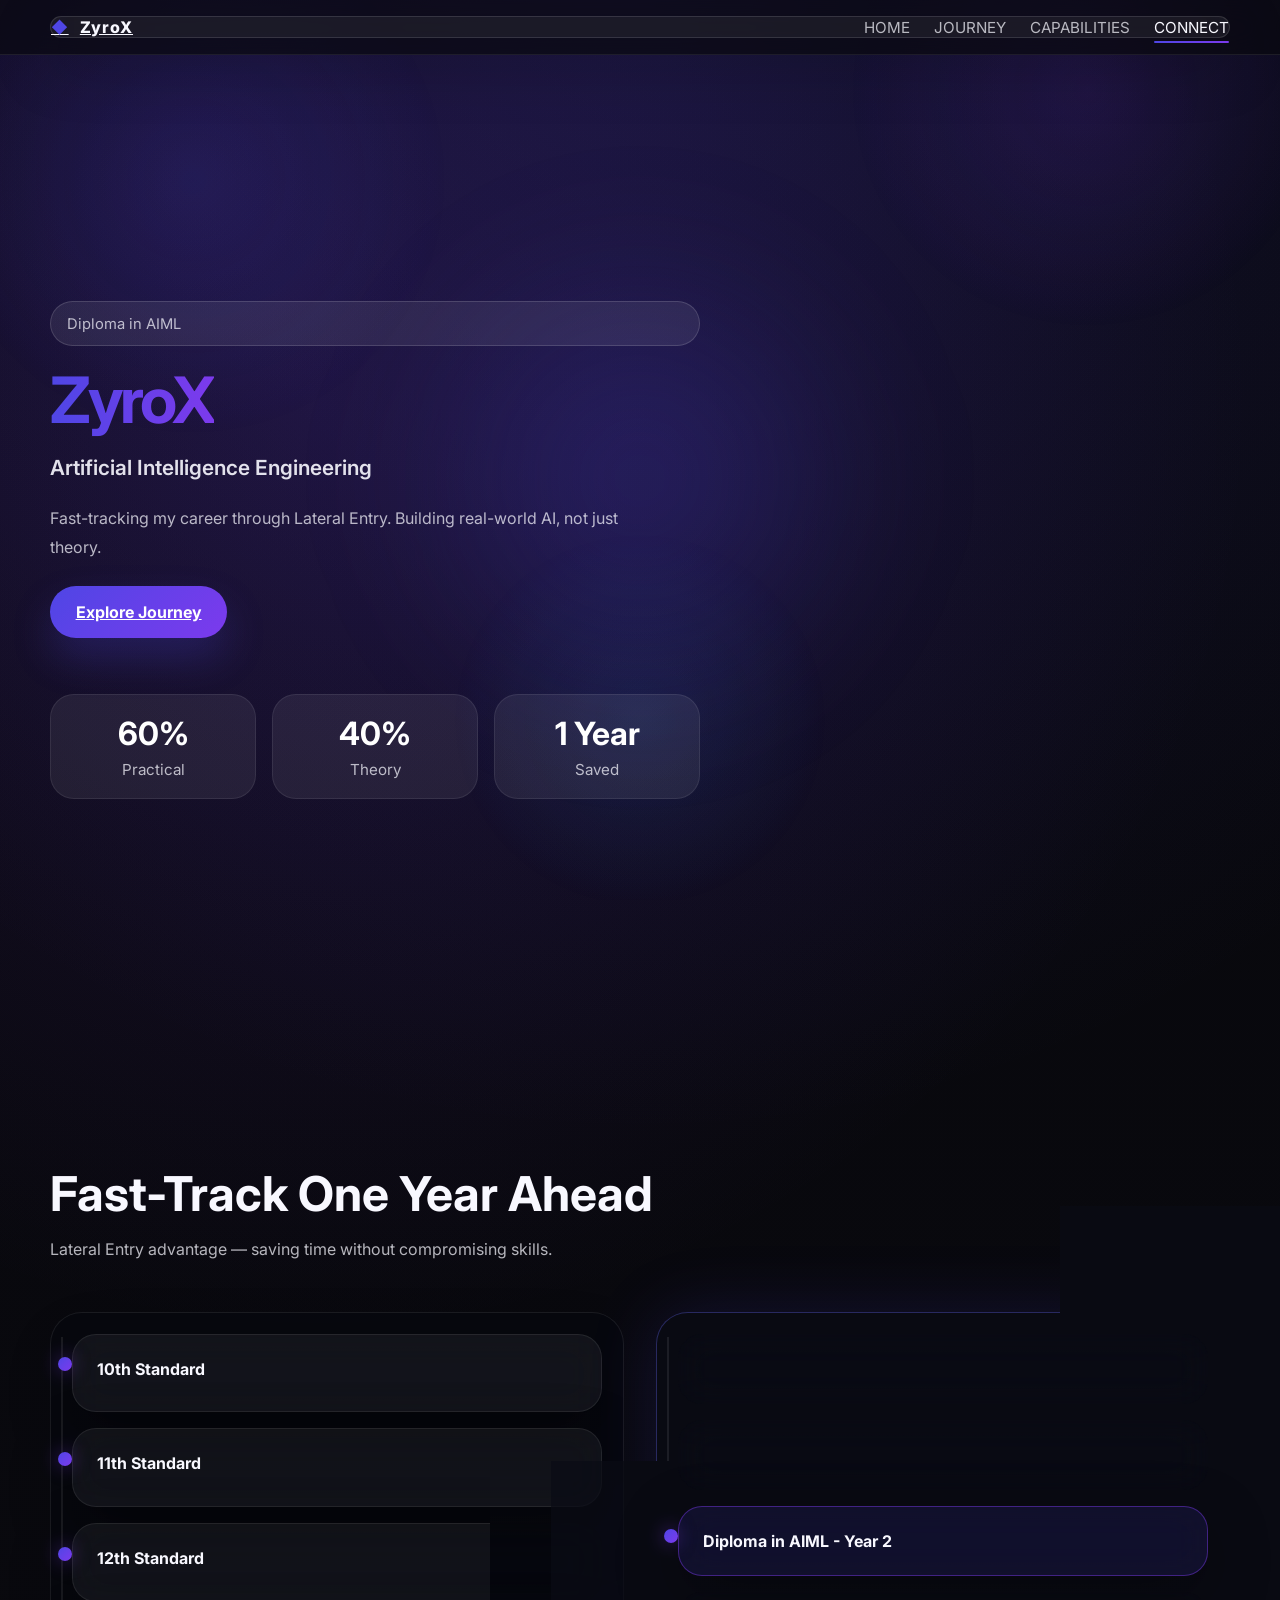
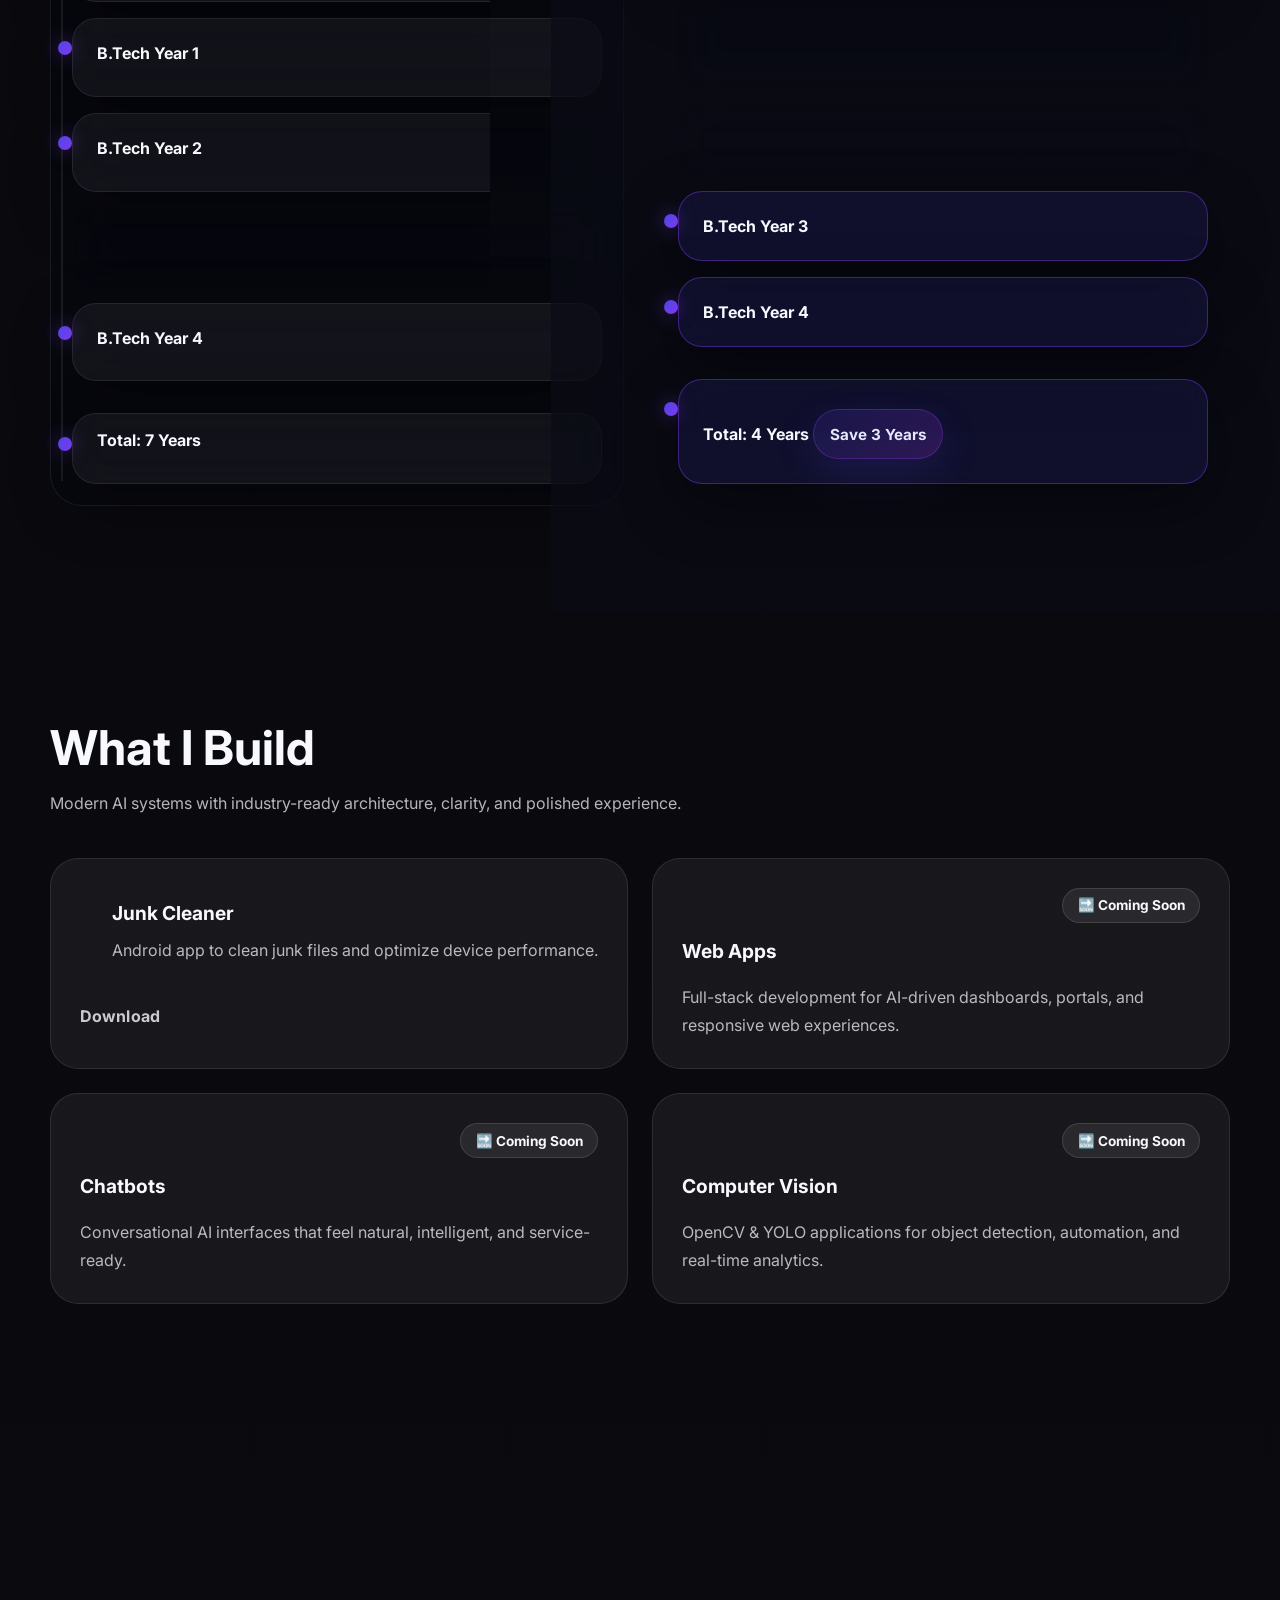
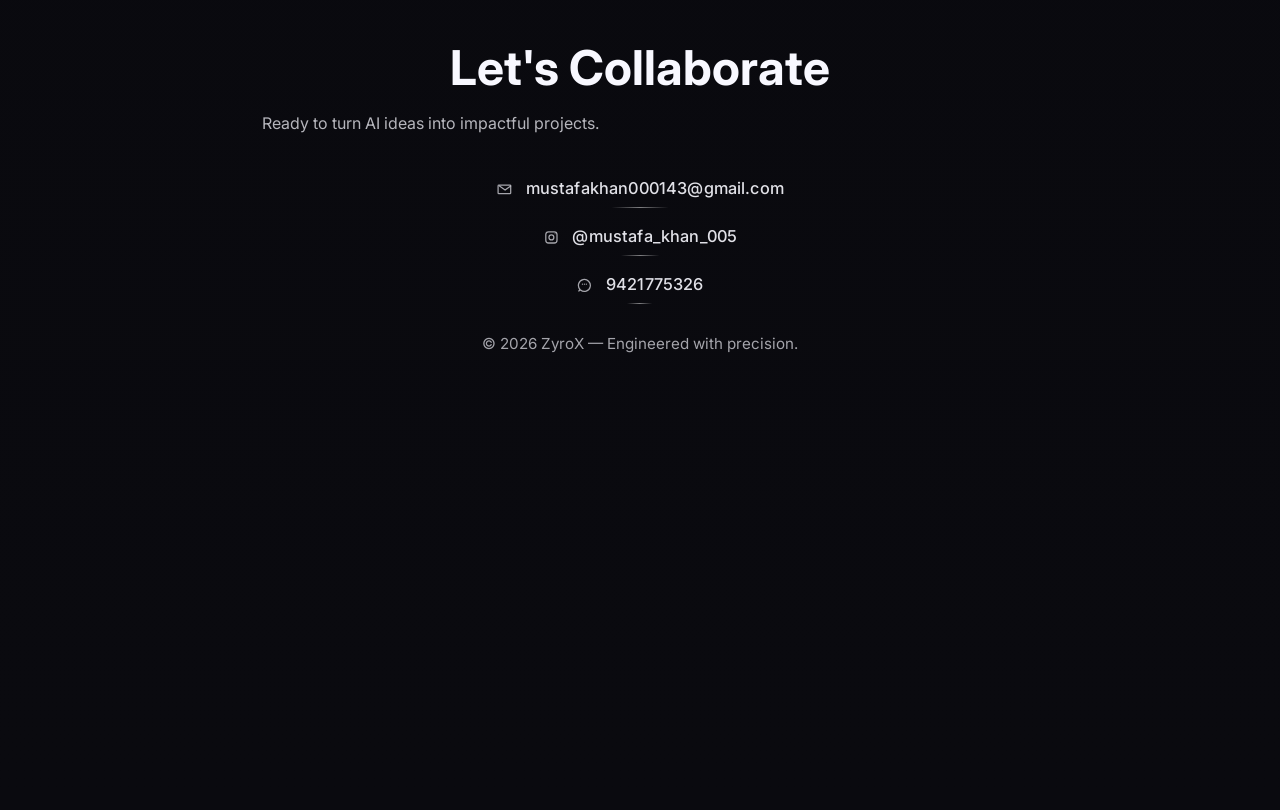
<file: index.html>
<!DOCTYPE html>
<html lang="en">
<head>
  <meta charset="UTF-8" />
  <meta name="viewport" content="width=device-width, initial-scale=1.0" />
  <title>ZyroX — AI Engineering Portfolio</title>
  <link rel="preconnect" href="https://fonts.googleapis.com" />
  <link rel="preconnect" href="https://fonts.gstatic.com" crossorigin />
  <link href="https://fonts.googleapis.com/css2?family=Inter:wght@400;600;700;800&display=swap" rel="stylesheet" />
  <link rel="stylesheet" href="style.css" />
</head>
<body>
  ﻿<header>
  <div class="container navbar glass">
    <a href="#home" class="logo">
      <span>◆</span>
      ZyroX
    </a>
    <nav>
      <ul class="nav-links">
        <li><a href="#home" data-target="home" class="active">HOME</a></li>
        <li><a href="#journey" data-target="journey">JOURNEY</a></li>
        <li><a href="#capabilities" data-target="capabilities">CAPABILITIES</a></li>
        <li><a href="#connect" data-target="connect">CONNECT</a></li>
      </ul>
    </nav>
    <button class="hamburger" aria-label="Toggle navigation">
      <span></span>
      <span></span>
      <span></span>
    </button>
  </div>
</header>


  ﻿<section id="home-section" class="section">
  <div class="container section-content hero">
    <div class="hero-text">
      <span class="badge">Diploma in AIML</span>
      <h1 class="hero-title"><span class="gradient">ZyroX</span></h1>
      <p class="hero-subtitle">Artificial Intelligence Engineering</p>
      <p class="hero-description">Fast-tracking my career through Lateral Entry. Building real-world AI, not just theory.</p>
      <div class="cta-group">
        <a href="#journey" class="cta-button" data-target="journey">Explore Journey</a>
      </div>
      <div class="stats-grid">
        <div class="stat-card">
          <div class="stat-value">60%</div>
          <div class="stat-label">Practical</div>
        </div>
        <div class="stat-card">
          <div class="stat-value">40%</div>
          <div class="stat-label">Theory</div>
        </div>
        <div class="stat-card">
          <div class="stat-value">1 Year</div>
          <div class="stat-label">Saved</div>
        </div>
      </div>
    </div>
  </div>
</section>


  ﻿<section id="journey-section" class="section hide">
  <div class="container section-content">
    <div class="section-header">
      <h2 class="section-title">Fast-Track One Year Ahead</h2>
      <p class="section-subtitle">Lateral Entry advantage — saving time without compromising skills.</p>
    </div>
    <div class="timeline">
      <div class="timeline-column timeline-traditional">
        <div class="timeline-card glass">
          <strong>10th Standard</strong>
        </div>
        <div class="timeline-card glass">
          <strong>11th Standard</strong>
        </div>
        <div class="timeline-card glass">
          <strong>12th Standard</strong>
        </div>
        <div class="timeline-card glass">
          <strong>B.Tech Year 1</strong>
        </div>
        <div class="timeline-card glass">
          <strong>B.Tech Year 2</strong>
        </div>
        <div class="timeline-card glass">
          <strong>B.Tech Year 3</strong>
        </div>
        <div class="timeline-card glass">
          <strong>B.Tech Year 4</strong>
        </div>
        <div class="timeline-card timeline-summary glass">
          <strong>Total: 7 Years</strong>
        </div>
      </div>
      <div class="timeline-column timeline-myroute">
        <div class="timeline-card timeline-highlight glass">
          <strong>10th Standard</strong>
        </div>
        <div class="timeline-card timeline-highlight glass">
          <strong>Diploma in AIML - Year 1</strong>
        </div>
        <div class="timeline-card timeline-highlight glass">
          <strong>Diploma in AIML - Year 2</strong>
        </div>
        <div class="timeline-card timeline-highlight timeline-current glass">
          <strong>Diploma in AIML - Year 3</strong>
          <span class="current-badge">⭐ Current</span>
        </div>
        <div class="timeline-card timeline-highlight glass">
          <strong>Lateral Entry → B.Tech Year 2</strong>
        </div>
        <div class="timeline-card timeline-highlight glass">
          <strong>B.Tech Year 3</strong>
        </div>
        <div class="timeline-card timeline-highlight glass">
          <strong>B.Tech Year 4</strong>
        </div>
        <div class="timeline-card timeline-summary timeline-summary-glow glass">
          <strong>Total: 4 Years</strong>
          <span class="save-badge">Save 3 Years</span>
        </div>
      </div>
    </div>
  </div>
</section>


  ﻿<section id="capabilities-section" class="section hide">
  <div class="container section-content">
    <div class="section-header">
      <h2 class="section-title">What I Build</h2>
      <p class="section-subtitle">Modern AI systems with industry-ready architecture, clarity, and polished experience.</p>
    </div>
    <div class="capabilities-grid">
      <article class="capability-card capability-primary clickable" data-card="junk-cleaner" role="button" tabindex="0">
        <div class="capability-card-top">
          <i class="fa-solid fa-trash-can"></i>
          <div class="capability-card-meta">
            <h3>Junk Cleaner</h3>
            <p>Android app to clean junk files and optimize device performance.</p>
          </div>
        </div>
        <div class="capability-card-footer">
          <span class="card-link">
            <i class="fa-solid fa-download"></i>
            Download
          </span>
        </div>
      </article>
      <article class="capability-card capability-soon clickable" data-card-type="coming-soon" role="button" tabindex="0">
        <div class="card-header">
          <i class="fa-solid fa-code"></i>
          <span class="coming-soon-badge">🔜 Coming Soon</span>
        </div>
        <h3>Web Apps</h3>
        <p>Full-stack development for AI-driven dashboards, portals, and responsive web experiences.</p>
      </article>
      <article class="capability-card capability-soon clickable" data-card-type="coming-soon" role="button" tabindex="0">
        <div class="card-header">
          <i class="fa-solid fa-comments"></i>
          <span class="coming-soon-badge">🔜 Coming Soon</span>
        </div>
        <h3>Chatbots</h3>
        <p>Conversational AI interfaces that feel natural, intelligent, and service-ready.</p>
      </article>
      <article class="capability-card capability-soon clickable" data-card-type="coming-soon" role="button" tabindex="0">
        <div class="card-header">
          <i class="fa-solid fa-camera-retro"></i>
          <span class="coming-soon-badge">🔜 Coming Soon</span>
        </div>
        <h3>Computer Vision</h3>
        <p>OpenCV & YOLO applications for object detection, automation, and real-time analytics.</p>
      </article>
    </div>
  </div>
  <div class="modal-overlay" aria-hidden="true">
    <div class="modal-window" role="document">
      <button class="modal-close" aria-label="Close modal">×</button>
      <div class="modal-content">
        <span class="modal-status">🚀 Coming Soon</span>
        <h3>Feature is under active development</h3>
        <p>This feature is under active development. Stay tuned for updates!</p>
        <a class="download-button modal-download" href="https://gofile.io/d/nZBMV2" target="_blank" rel="noopener noreferrer">
          <i class="fa-solid fa-mobile-screen-button"></i>
          📱 Download Junk Cleaner App
        </a>
      </div>
    </div>
  </div>
</section>


  ﻿<section id="connect-section" class="section hide">
  <div class="container section-content">
    <div class="section-header connect-header">
      <h2 class="section-title">Let's Collaborate</h2>
      <p class="section-subtitle">Ready to turn AI ideas into impactful projects.</p>
    </div>

    <div class="connect-links" aria-label="Contact options">
      <a class="connect-line" href="mailto:mustafakhan000143@gmail.com">
        <span class="contact-icon" aria-hidden="true">
          <svg viewBox="0 0 24 24" fill="none" stroke="currentColor" stroke-width="1.8" stroke-linecap="round" stroke-linejoin="round">
            <path d="M4 6h16a1 1 0 0 1 1 1v10a1 1 0 0 1-1 1H4a1 1 0 0 1-1-1V7a1 1 0 0 1 1-1z"></path>
            <path d="m21 7-8 6-8-6"></path>
          </svg>
        </span>
        <span>mustafakhan000143@gmail.com</span>
      </a>

      <a class="connect-line" href="https://www.instagram.com/mustafa_khan_005/" target="_blank" rel="noopener noreferrer">
        <span class="contact-icon" aria-hidden="true">
          <svg viewBox="0 0 24 24" fill="none" stroke="currentColor" stroke-width="1.8" stroke-linecap="round" stroke-linejoin="round">
            <rect x="4" y="4" width="16" height="16" rx="4"></rect>
            <circle cx="12" cy="12" r="3.5"></circle>
            <circle cx="17.2" cy="6.8" r="0.8" fill="currentColor" stroke="none"></circle>
          </svg>
        </span>
        <span>@mustafa_khan_005</span>
      </a>

      <a class="connect-line" href="https://wa.me/919421775326" target="_blank" rel="noopener noreferrer">
        <span class="contact-icon" aria-hidden="true">
          <svg viewBox="0 0 24 24" fill="none" stroke="currentColor" stroke-width="1.8" stroke-linecap="round" stroke-linejoin="round">
            <path d="M6.5 18.5 4 20l1.5-2.5A8.5 8.5 0 1 1 6.5 18.5z"></path>
            <path d="M9.2 10.2h.01"></path>
            <path d="M12 10.2h.01"></path>
            <path d="M14.8 10.2h.01"></path>
          </svg>
        </span>
        <span>9421775326</span>
      </a>
    </div>

    <p class="footer">© 2026 ZyroX — Engineered with precision.</p>
  </div>
</section>


  <script src="script.js"></script>
</body>
</html>
</file>
<file: style.css>
﻿:root {
  --bg: #0a0a0f;
  --surface: rgba(255, 255, 255, 0.06);
  --surface-strong: rgba(255, 255, 255, 0.12);
  --border: rgba(255, 255, 255, 0.12);
  --text: #f8f8ff;
  --muted: rgba(248, 248, 255, 0.72);
  --primary: #4F46E5;
  --secondary: #7C3AED;
  --glow: #8b5cf6;
  --shadow: 0 20px 60px rgba(0, 0, 0, 0.35);
  --radius: 28px;
}

* {
  box-sizing: border-box;
  margin: 0;
  padding: 0;
}

html,
body {
  min-height: 100%;
  font-family: 'Inter', sans-serif;
  background: radial-gradient(circle at top, rgba(79, 70, 229, 0.18), transparent 28%),
    radial-gradient(circle at 25% 10%, rgba(124, 58, 237, 0.16), transparent 25%),
    linear-gradient(180deg, #08080d 0%, #0a0a0f 100%);
  color: var(--text);
  scroll-behavior: smooth;
}

body::before {
  content: '';
  position: fixed;
  inset: 0;
  background: radial-gradient(circle at 15% 20%, rgba(79, 70, 229, 0.18), transparent 20%),
    radial-gradient(circle at 85% 10%, rgba(124, 58, 237, 0.16), transparent 18%),
    radial-gradient(circle at 50% 80%, rgba(59, 130, 246, 0.14), transparent 20%);
  pointer-events: none;
  opacity: 0.85;
}

body {
  position: relative;
  overflow-x: hidden;
}

main,
section,
header {
  position: relative;
}

.glass {
  background: var(--surface);
  border: 1px solid var(--border);
  backdrop-filter: blur(18px);
  -webkit-backdrop-filter: blur(18px);
  border-radius: var(--radius);
  box-shadow: var(--shadow);
}

.container {
  width: min(1180px, calc(100% - 2rem));
  margin-inline: auto;
}

header {
  position: fixed;
  inset: 0 0 auto 0;
  z-index: 100;
  width: 100%;
  padding: 1rem 1.5rem;
  background: rgba(10, 10, 15, 0.65);
  border-bottom: 1px solid rgba(255, 255, 255, 0.08);
  backdrop-filter: blur(18px);
}

.navbar {
  display: flex;
  align-items: center;
  justify-content: space-between;
  gap: 1rem;
}

.logo {
  display: inline-flex;
  align-items: center;
  gap: 0.7rem;
  color: var(--text);
  font-weight: 800;
  letter-spacing: 0.04em;
}

.logo span {
  color: var(--primary);
}

.nav-links {
  display: flex;
  align-items: center;
  gap: 1.5rem;
  list-style: none;
}

.nav-links a {
  color: var(--muted);
  text-decoration: none;
  font-size: 0.95rem;
  position: relative;
  transition: color 0.25s ease;
}

.nav-links a:hover,
.nav-links a.active {
  color: var(--text);
}

.nav-links a.active::after,
.nav-links a:hover::after {
  content: '';
  position: absolute;
  left: 0;
  right: 0;
  bottom: -6px;
  height: 2px;
  background: linear-gradient(90deg, var(--primary), var(--secondary));
  border-radius: 999px;
}

.hamburger {
  display: none;
  flex-direction: column;
  gap: 6px;
  cursor: pointer;
  background: transparent;
  border: none;
}

.hamburger span {
  width: 24px;
  height: 3px;
  background: var(--text);
  border-radius: 999px;
  transition: transform 0.25s ease, opacity 0.25s ease;
}

.section {
  min-height: 100vh;
  padding: 8rem 0 4rem;
  display: block;
  scroll-margin-top: 7rem;
}

.section-content {
  opacity: 0;
  transform: translateY(28px);
  animation: fadeInUp 0.9s ease forwards;
}

@keyframes fadeInUp {
  to {
    opacity: 1;
    transform: translateY(0);
  }
}

.hero {
  position: relative;
  display: grid;
  align-items: center;
  gap: 2rem;
  min-height: calc(100vh - 6rem);
}

.hero::before {
  content: '';
  position: absolute;
  inset: -8% 0 10%;
  background: radial-gradient(circle, rgba(79, 70, 229, 0.24), transparent 38%);
  filter: blur(55px);
  z-index: -1;
}

.hero-text {
  max-width: 650px;
  display: grid;
  gap: 1.5rem;
}

.badge {
  display: inline-flex;
  align-items: center;
  gap: 0.6rem;
  padding: 0.8rem 1rem;
  border-radius: 999px;
  background: rgba(255, 255, 255, 0.08);
  border: 1px solid rgba(255, 255, 255, 0.14);
  color: var(--muted);
  font-size: 0.92rem;
}

.hero-title {
  font-size: clamp(3rem, 5vw, 5rem);
  line-height: 0.95;
  letter-spacing: -0.05em;
}

.hero-title .gradient {
  background: linear-gradient(90deg, var(--primary), var(--secondary));
  -webkit-background-clip: text;
  -webkit-text-fill-color: transparent;
}

.hero-subtitle {
  color: rgba(248, 248, 255, 0.9);
  font-size: 1.3rem;
  font-weight: 600;
}

.hero-description {
  color: var(--muted);
  line-height: 1.8;
  max-width: 590px;
}

.cta-group {
  display: flex;
  align-items: center;
  gap: 1rem;
  flex-wrap: wrap;
}

.cta-button {
  position: relative;
  overflow: hidden;
  display: inline-flex;
  align-items: center;
  justify-content: center;
  padding: 1rem 1.6rem;
  border-radius: 999px;
  border: none;
  cursor: pointer;
  color: #fff;
  font-weight: 700;
  background: linear-gradient(135deg, var(--primary), var(--secondary));
  box-shadow: 0 20px 40px rgba(79, 70, 229, 0.24);
  transition: transform 0.25s ease, box-shadow 0.25s ease;
}

.cta-button:hover {
  transform: translateY(-3px) scale(1.01);
  box-shadow: 0 24px 50px rgba(124, 58, 237, 0.28);
}

.cta-button::after {
  content: '';
  position: absolute;
  inset: 0;
  border-radius: 999px;
  box-shadow: 0 0 30px rgba(124, 58, 237, 0.55);
  opacity: 0;
  transition: opacity 0.3s ease;
  pointer-events: none;
}

.cta-button:hover::after {
  opacity: 1;
}

.stats-grid {
  display: grid;
  grid-template-columns: repeat(3, minmax(120px, 1fr));
  gap: 1rem;
  margin-top: 2rem;
}

.stat-card {
  padding: 1.2rem 1.3rem;
  border-radius: 24px;
  background: rgba(255, 255, 255, 0.07);
  border: 1px solid rgba(255, 255, 255, 0.08);
  text-align: center;
  transition: transform 0.25s ease, box-shadow 0.25s ease;
}

.stat-card:hover {
  transform: translateY(-8px) rotateX(4deg);
  box-shadow: 0 22px 60px rgba(0, 0, 0, 0.28);
}

.stat-value {
  font-size: 2rem;
  font-weight: 700;
  color: #fff;
}

.stat-label {
  margin-top: 0.45rem;
  color: var(--muted);
  font-size: 0.95rem;
}

.section-title {
  font-size: clamp(2rem, 4vw, 3rem);
  margin-bottom: 0.75rem;
}

.section-subtitle {
  color: var(--muted);
  max-width: 760px;
  line-height: 1.8;
}

.timeline {
  display: grid;
  grid-template-columns: 1fr 1fr;
  gap: 2rem;
  margin-top: 3rem;
}

.timeline-column {
  position: relative;
  display: grid;
  gap: 1rem;
}

.timeline-column::before {
  content: '';
  position: absolute;
  left: 10px;
  top: 1.5rem;
  bottom: 1.5rem;
  width: 2px;
  background: rgba(255, 255, 255, 0.08);
}

.timeline-card {
  position: relative;
  padding: 1.5rem;
  border-radius: 24px;
  background: rgba(255, 255, 255, 0.06);
  border: 1px solid rgba(255, 255, 255, 0.08);
  transition: transform 0.25s ease, box-shadow 0.25s ease;
}

.timeline-card:hover {
  transform: translateY(-6px);
}

.timeline-card::before {
  content: '';
  position: absolute;
  top: 1.4rem;
  left: -15px;
  width: 14px;
  height: 14px;
  border-radius: 50%;
  background: linear-gradient(135deg, var(--primary), var(--secondary));
  box-shadow: 0 0 18px rgba(124, 58, 237, 0.5);
}

.timeline-highlight {
  border-color: rgba(79, 70, 229, 0.45);
  background: rgba(79, 70, 229, 0.12);
}

.timeline-current {
  border-color: rgba(147, 51, 234, 0.9);
  background: rgba(124, 58, 237, 0.28);
  box-shadow: 0 0 60px rgba(124, 58, 237, 0.24);
}

.current-badge {
  display: inline-flex;
  align-items: center;
  justify-content: center;
  margin-top: 0.85rem;
  padding: 0.55rem 0.9rem;
  border-radius: 999px;
  background: linear-gradient(135deg, rgba(79, 70, 229, 0.95), rgba(147, 51, 234, 0.95));
  color: #fff;
  font-size: 0.82rem;
  font-weight: 700;
  letter-spacing: 0.01em;
  animation: pulseGlow 2.2s ease-in-out infinite;
}

.save-badge {
  display: inline-flex;
  align-items: center;
  justify-content: center;
  margin-top: 0.85rem;
  padding: 0.9rem 1rem;
  border-radius: 999px;
  background: linear-gradient(135deg, rgba(79, 70, 229, 0.16), rgba(147, 51, 234, 0.22));
  border: 1px solid rgba(147, 51, 234, 0.35);
  color: #e5e7ff;
  font-size: 0.95rem;
  font-weight: 700;
  text-align: center;
  box-shadow: 0 14px 40px rgba(79, 70, 229, 0.16);
}

.timeline-traditional {
  padding: 1.3rem;
  border-radius: 32px;
  background: rgba(8, 9, 16, 0.72);
  border: 1px solid rgba(255, 255, 255, 0.08);
}

.timeline-myroute {
  padding: 1.3rem;
  border-radius: 32px;
  background: rgba(11, 12, 21, 0.72);
  border: 1px solid rgba(99, 102, 241, 0.35);
  box-shadow: 0 0 70px rgba(79, 70, 229, 0.16);
}

.timeline-left .timeline-card,
.timeline-traditional .timeline-card {
  border-color: rgba(255, 255, 255, 0.08);
  background: rgba(255, 255, 255, 0.05);
}

.timeline-right .timeline-card,
.timeline-myroute .timeline-card {
  border-color: rgba(124, 58, 237, 0.45);
  background: rgba(79, 70, 229, 0.12);
}

.timeline-summary {
  margin-top: 1rem;
  padding-top: 1rem;
  border-top: 1px solid rgba(255, 255, 255, 0.08);
}

.timeline-summary-glow {
  background: rgba(79, 70, 229, 0.08);
}

@media (max-width: 960px) {
  .timeline {
    grid-template-columns: 1fr;
  }

  .timeline-column::before {
    left: 0;
    right: auto;
  }
}

@media (max-width: 620px) {
  .timeline {
    gap: 1rem;
  }

  .timeline-column {
    padding: 1rem;
  }

  .timeline-card {
    padding: 1.2rem;
  }
}

@media (max-width: 960px) {
  .timeline {
    grid-template-columns: 1fr;
  }

  .timeline-column::before {
    left: 0;
    right: auto;
  }
}

@media (max-width: 620px) {
  .timeline {
    gap: 1.2rem;
  }

  .timeline-card {
    padding: 1.3rem;
  }
}

.capabilities-grid {
  display: grid;
  grid-template-columns: repeat(2, minmax(0, 1fr));
  gap: 1.5rem;
  margin-top: 2.5rem;
}

.capability-card {
  padding: 1.8rem;
  border-radius: 28px;
  background: rgba(255, 255, 255, 0.06);
  border: 1px solid rgba(255, 255, 255, 0.1);
  display: grid;
  gap: 1rem;
  transition: transform 0.3s ease, box-shadow 0.3s ease, border-color 0.3s ease;
}

.capability-card.clickable {
  cursor: pointer;
}

.capability-card.clickable:hover {
  transform: translateY(-10px) scale(1.01);
  box-shadow: 0 36px 90px rgba(79, 70, 229, 0.24);
  border-color: rgba(124, 58, 237, 0.45);
}

.capability-card.clickable:focus-visible {
  outline: 2px solid rgba(79, 70, 229, 0.85);
  outline-offset: 4px;
}

.capability-card .capability-card-top,
.capability-card .card-header {
  display: flex;
  align-items: center;
  justify-content: space-between;
  gap: 1rem;
}

.capability-card .capability-card-meta {
  display: grid;
  gap: 0.45rem;
}

.capability-card .capability-card-footer {
  display: flex;
  align-items: center;
  justify-content: flex-start;
  gap: 0.65rem;
  color: rgba(248, 248, 255, 0.8);
  font-weight: 700;
  letter-spacing: 0.01em;
}

.capability-card .capability-card-footer .fa-download {
  font-size: 1rem;
}

.capability-card .coming-soon-badge {
  position: relative;
  padding: 0.55rem 0.9rem;
  border-radius: 999px;
  background: rgba(255, 255, 255, 0.08);
  border: 1px solid rgba(255, 255, 255, 0.12);
  color: var(--text);
  font-size: 0.85rem;
  font-weight: 700;
  animation: pulseGlow 2.4s ease-in-out infinite;
  box-shadow: 0 0 0 0 rgba(124, 58, 237, 0.22);
}

@keyframes pulseGlow {
  0%, 100% {
    transform: scale(1);
    box-shadow: 0 0 0 0 rgba(124, 58, 237, 0.22);
  }
  50% {
    transform: scale(1.03);
    box-shadow: 0 0 18px rgba(124, 58, 237, 0.28);
  }
}

.capability-card h3 {
  font-size: 1.2rem;
  margin-bottom: 0.25rem;
}

.capability-card p {
  color: var(--muted);
  line-height: 1.75;
}

.modal-overlay {
  position: fixed;
  inset: 0;
  display: flex;
  align-items: center;
  justify-content: center;
  padding: 1.5rem;
  background: rgba(4, 5, 13, 0.7);
  backdrop-filter: blur(16px);
  opacity: 0;
  visibility: hidden;
  pointer-events: none;
  transition: opacity 0.25s ease, visibility 0.25s ease;
  z-index: 300;
}

.modal-overlay.active {
  opacity: 1;
  visibility: visible;
  pointer-events: auto;
}

.modal-window {
  width: min(520px, 100%);
  padding: 2rem;
  border-radius: 32px;
  background: rgba(12, 13, 25, 0.92);
  border: 1px solid rgba(255, 255, 255, 0.14);
  box-shadow: 0 40px 120px rgba(0, 0, 0, 0.35);
  position: relative;
  overflow: hidden;
  transform: scale(0.92);
  opacity: 0;
  animation: modalFadeIn 0.32s ease forwards;
  border-image: linear-gradient(135deg, rgba(79, 70, 229, 0.95), rgba(147, 51, 234, 0.95)) 1;
}

.modal-overlay.closing .modal-window {
  animation: modalFadeOut 0.24s ease forwards;
}

.modal-window::before {
  content: '';
  position: absolute;
  inset: 0;
  pointer-events: none;
  background: linear-gradient(180deg, rgba(255,255,255,0.06), transparent);
  mix-blend-mode: screen;
}

.modal-content {
  position: relative;
  z-index: 1;
  display: grid;
  gap: 1.1rem;
}

.modal-status {
  display: inline-flex;
  align-items: center;
  gap: 0.65rem;
  padding: 0.7rem 1rem;
  border-radius: 999px;
  background: rgba(99, 102, 241, 0.16);
  color: #e0e7ff;
  font-weight: 700;
  letter-spacing: 0.01em;
}

.modal-window h3 {
  font-size: 1.6rem;
  margin-top: 0.3rem;
}

.modal-window p {
  color: rgba(248, 248, 255, 0.78);
  line-height: 1.85;
}

.modal-close {
  position: absolute;
  top: 1rem;
  right: 1rem;
  width: 2.7rem;
  height: 2.7rem;
  border: none;
  border-radius: 14px;
  background: rgba(255, 255, 255, 0.08);
  color: var(--text);
  font-size: 1.25rem;
  cursor: pointer;
  transition: transform 0.25s ease, background 0.25s ease;
}

.modal-close:hover {
  transform: scale(1.05);
  background: rgba(255, 255, 255, 0.14);
}

.modal-download {
  width: fit-content;
  justify-self: start;
  display: inline-flex;
  align-items: center;
  gap: 0.85rem;
  padding: 1rem 1.4rem;
  border-radius: 22px;
  color: #fff;
  font-weight: 700;
  text-decoration: none;
  background: linear-gradient(135deg, rgba(79, 70, 229, 0.98), rgba(124, 58, 237, 0.98));
  border: 1px solid rgba(255, 255, 255, 0.16);
  box-shadow: 0 24px 60px rgba(79, 70, 229, 0.2);
  transition: transform 0.25s ease, box-shadow 0.25s ease;
}

.modal-download:hover {
  transform: translateY(-2px);
  box-shadow: 0 34px 80px rgba(124, 58, 237, 0.3);
}

@keyframes modalFadeIn {
  from {
    opacity: 0;
    transform: scale(0.92);
  }
  to {
    opacity: 1;
    transform: scale(1);
  }
}

@keyframes modalFadeOut {
  from {
    opacity: 1;
    transform: scale(1);
  }
  to {
    opacity: 0;
    transform: scale(0.96);
  }
}

.connect-panel {
  display: grid;
  gap: 1.5rem;
  max-width: 520px;
  width: 100%;
  margin-top: 2rem;
  padding: 2rem;
}

.connect-panel input {
  width: 100%;
  padding: 1.15rem 1.25rem;
  border-radius: 18px;
  border: 1px solid rgba(255, 255, 255, 0.14);
  background: rgba(255, 255, 255, 0.05);
  color: var(--text);
  font-size: 1rem;
  outline: none;
}

.connect-panel input::placeholder {
  color: rgba(248, 248, 255, 0.55);
}

.connect-panel button {
  padding: 1.1rem 1.3rem;
  border-radius: 18px;
  border: none;
  color: #fff;
  font-weight: 700;
  background: linear-gradient(135deg, var(--primary), var(--secondary));
  cursor: pointer;
  transition: transform 0.25s ease, box-shadow 0.25s ease;
}

.connect-panel button:hover {
  transform: translateY(-3px);
  box-shadow: 0 18px 45px rgba(124, 58, 237, 0.28);
}

.download-button {
  display: inline-flex;
  align-items: center;
  gap: 0.85rem;
  margin-top: 1.3rem;
  padding: 1rem 1.5rem;
  border-radius: 22px;
  color: #fff;
  font-weight: 700;
  text-decoration: none;
  background: linear-gradient(135deg, rgba(79, 70, 229, 0.98), rgba(124, 58, 237, 0.98));
  border: 1px solid rgba(255, 255, 255, 0.14);
  box-shadow: 0 22px 60px rgba(79, 70, 229, 0.22), inset 0 0 0 1px rgba(255, 255, 255, 0.05);
  transition: transform 0.25s ease, box-shadow 0.25s ease, filter 0.25s ease;
}

.download-button:hover {
  transform: translateY(-3px);
  box-shadow: 0 28px 70px rgba(124, 58, 237, 0.28), inset 0 0 0 1px rgba(255, 255, 255, 0.08);
  filter: saturate(1.05);
}

.download-icon {
  font-size: 1.1rem;
  display: inline-flex;
}

.download-hint {
  margin-top: 0.65rem;
  color: rgba(248, 248, 255, 0.7);
  font-size: 0.95rem;
  line-height: 1.6;
}

.connect-header {
  text-align: center;
}

.connect-links {
  display: grid;
  justify-items: center;
  gap: 0.95rem;
  margin-top: 2.2rem;
}

.connect-line {
  display: inline-flex;
  align-items: center;
  justify-content: flex-start;
  gap: 0.8rem;
  color: rgba(248, 248, 255, 0.9);
  text-decoration: none;
  font-size: 1.02rem;
  font-weight: 500;
  line-height: 1.7;
  letter-spacing: 0.01em;
  padding: 0.16rem 0;
  transition: color 0.25s ease, transform 0.25s ease, letter-spacing 0.25s ease;
  position: relative;
  min-width: 0;
}

.connect-line::after {
  content: '';
  position: absolute;
  left: 0;
  bottom: -2px;
  width: 100%;
  height: 1px;
  background: linear-gradient(90deg, transparent, rgba(255,255,255,0.8), transparent);
  transform: scaleX(0.2);
  transform-origin: center;
  transition: transform 0.25s ease;
  opacity: 0.6;
}

.connect-line:hover,
.connect-line:focus-visible {
  color: #ffffff;
  transform: translateY(-2px);
  letter-spacing: 0.02em;
}

.connect-line:hover::after,
.connect-line:focus-visible::after {
  transform: scaleX(1);
}

.connect-line:hover .contact-icon,
.connect-line:focus-visible .contact-icon {
  opacity: 1;
  color: #ffffff;
  text-shadow: 0 0 20px rgba(255, 255, 255, 0.16);
}

.connect-line:focus-visible {
  outline: none;
}

.contact-icon {
  display: inline-flex;
  align-items: center;
  justify-content: center;
  width: 1.05rem;
  height: 1.05rem;
  opacity: 0.78;
  color: rgba(248, 248, 255, 0.84);
  transition: opacity 0.25s ease, color 0.25s ease, text-shadow 0.25s ease, transform 0.25s ease;
}

.contact-icon svg {
  width: 100%;
  height: 100%;
  display: block;
}

.connect-line:hover .contact-icon,
.connect-line:focus-visible .contact-icon {
  transform: scale(1.07);
}

.footer {
  margin-top: 2rem;
  text-align: center;
  color: rgba(248, 248, 255, 0.65);
  font-size: 0.95rem;
}

.socials {
  display: inline-flex;
  gap: 1rem;
  margin-top: 1rem;
}

.socials a {
  color: var(--muted);
  transition: color 0.25s ease;
}

.socials a:hover {
  color: #fff;
}

.hide {
  display: block !important;
}

@media (max-width: 1024px) {
  .timeline {
    grid-template-columns: 1fr;
  }

  .capabilities-grid {
    grid-template-columns: 1fr;
  }
}

@media (max-width: 768px) {
  header {
    padding: 0.9rem 1rem;
  }

  .navbar {
    flex-wrap: wrap;
  }

  .nav-links {
    position: absolute;
    top: 100%;
    right: 1.5rem;
    background: rgba(10, 10, 15, 0.95);
    backdrop-filter: blur(24px);
    border-radius: 20px;
    flex-direction: column;
    align-items: flex-start;
    padding: 1rem 1.2rem;
    gap: 1rem;
    display: none;
    width: calc(100% - 2rem);
  }

  .nav-links.open {
    display: flex;
  }

  .hamburger {
    display: flex;
  }

  .hero {
    padding-top: 4rem;
  }

  .stats-grid {
    grid-template-columns: 1fr;
  }
}

@media (max-width: 480px) {
  .section {
    padding-top: 7rem;
  }

  .hero-title {
    font-size: 2.8rem;
  }

  .section-title {
    font-size: 2rem;
  }

  .nav-links {
    right: 0.75rem;
    width: calc(100% - 1.5rem);
  }
}
</file>
